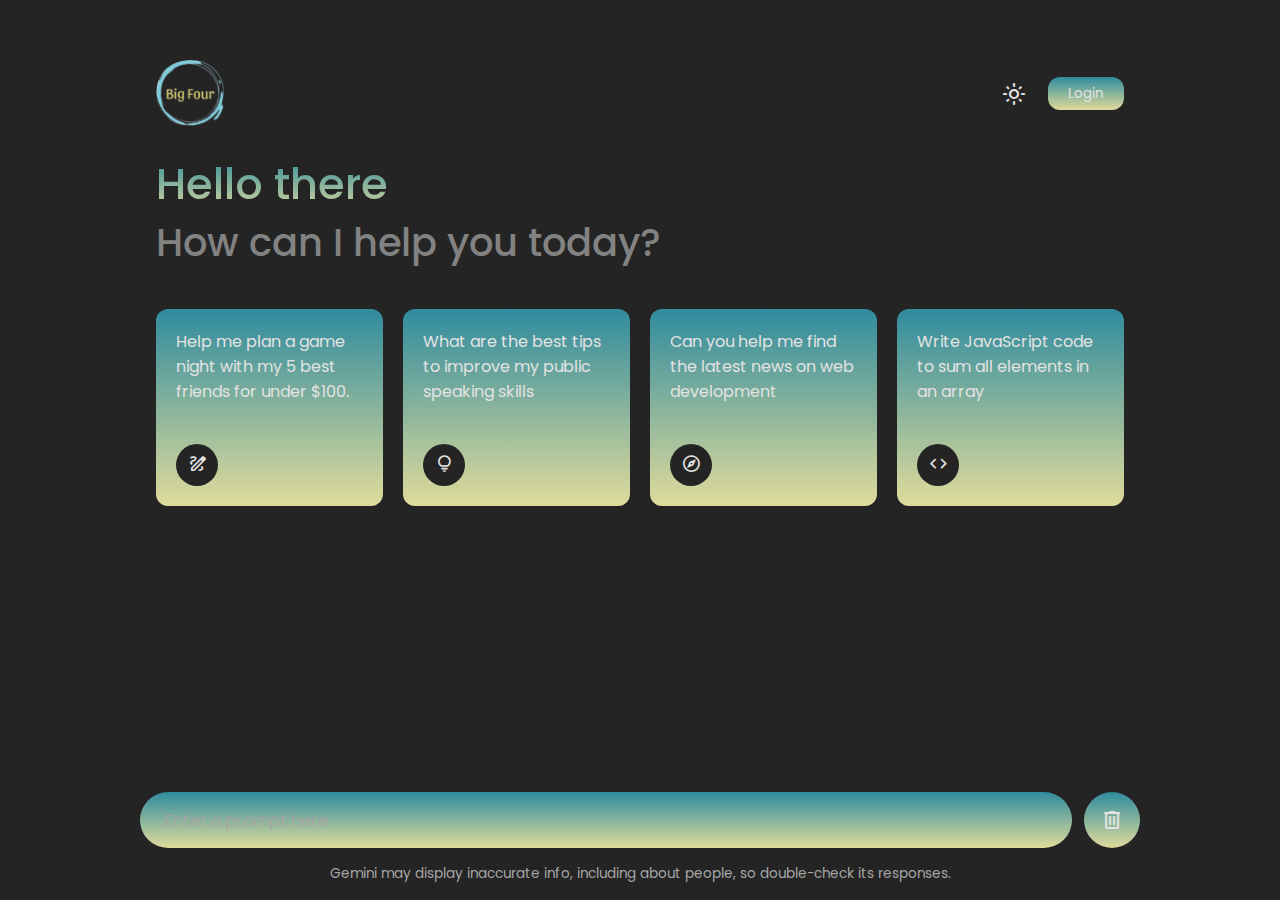
<file: Header/header.html>
<!DOCTYPE html>
<html lang="en">

<head>
    <meta charset="UTF-8">
    <meta name="viewport" content="width=device-width, initial-scale=1.0">
    <link rel="stylesheet"
        href="https://fonts.googleapis.com/css2?family=Material+Symbols+Rounded:opsz,wght,FILL,GRAD@24,400,0,0" />
    <link rel="stylesheet" href="../Header/header.css">
    <title>Document</title>
</head>

<body>
    <header class="header">
        <!-- Header Greetings -->
        <div class="header-title">
            <div class="header-button">
                <img src="../images/BigF 1.png" alt="" class="img-chatbot">
                <div class="header-button-right">
                    <span id="toggle-theme-button" class="icon material-symbols-rounded">light_mode</span>
                    <!-- <div class="div-img">
                        <img src="../images/avatar.png" alt="" class="img-user">
                    </div> -->
                    <div class="login">
                        <button class="btn-login">Login</button>
                    </div>
                </div>
            </div>
            <div class="header-content">
                <h2 class="title">Hello there</h2>
                <h4 class="subtitle">How can I help you today?</h4>
            </div>
        </div>

        <!-- Suggestion List -->
        <ul class="suggestion-list">
            <li class="suggestion">
                <h4 class="text">Help me plan a game night with my 5 best friends for under $100.</h4>
                <span class="icon material-symbols-rounded">draw</span>
            </li>

            <li class="suggestion">
                <h4 class="text">What are the best tips to improve my public speaking skills</h4>
                <span class="icon material-symbols-rounded">lightbulb</span>
            </li>

            <li class="suggestion">
                <h4 class="text">Can you help me find the latest news on web development</h4>
                <span class="icon material-symbols-rounded">explore</span>
            </li>

            <li class="suggestion">
                <h4 class="text">Write JavaScript code to sum all elements in an array</h4>
                <span class="icon material-symbols-rounded">code</span>
            </li>
        </ul>
    </header>

    <!-- Chat List / Container-->
    <div class="chat-list">
    </div>


    <!-- Typing Area -->
    <div class="typing-area">
        <form action="#" class="typing-form">
            <div class="input-wrapper">
                <input type="text" placeholder="Enter a prompt here" class="typing-input" required>
                <button class="icon material-symbols-rounded">send</button>
            </div>
            <div class="action-buttons">
                <span id="delete-chat-button" class="icon material-symbols-rounded">delete</span>
            </div>
        </form>
        <p class="disclaimer-text">
            Gemini may display inaccurate info, including about people, so double-check its responses.
        </p>
    </div>
    <script src="../script.js"></script>
</body>

</html>
</file>
<file: Header/header.css>
@import url('https://fonts.googleapis.com/css2?family=Poppins:wght@400;500;600&display=swap');

* {
    margin: 0;
    padding: 0;
    box-sizing: border-box;
    font-family: "Poppins", sans-serif;
}

:root {
    /* Dark mode colors */
    --text-color: #e3e3e3;
    --subheading-color: #828282;
    --placeholder-color: #a6a6a6;
    --primary-color: #242424;
    --secondary-color: linear-gradient(180deg, #2F8B9E 0%, #E0DB9B 100%);
    --secondary-hover-color: linear-gradient(360deg, #2F8B9E 0%, #E0DB9B 100%);
}

.light_mode {
    /* Light mode colors */
    --text-color: #222;
    --subheading-color: #A0A0A0;
    --placeholder-color: #6c6c6c;
    --primary-color: #fff;
    --secondary-color:linear-gradient(180deg, #82CDDD 0%, #FFF799 100%);
    --secondary-hover-color: linear-gradient(360deg, #82CDDD 0%, #FFF799 100%);
}

body {
    background: var(--primary-color); 
}

.header, .typing-area {
    color: var(--text-color);
}

.header, .chat-list .message, .typing-form {
    max-width: 1000px;
    margin: 0 auto;
}
.header {
    margin-top: 7vh;
    padding: 1rem;
    /* display: none; */
}

body.hide-header .header {
    display: none;
    margin-top: 0;
}

.header :where(.title, .subtitle) {
    font-weight: 500;
    line-height: 3.6rem;
}

/* Header - Viet Duc */
@media only screen and (min-width: 769px) {
    .header-title {
        .header-button {
            margin: -2% 0 3%;
            display: flex;
            justify-content: space-between;
            align-items: center;
            .img-chatbot {
                width: 7%;
                height: auto;
            }
            .header-button-right {
                display: flex;
                align-items: center;
                justify-content: flex-end;
                .icon {
                    padding: 2%;
                    margin-right: 15%;
                    transition: transform 0.5s ease;
                }
                .icon:hover {
                    background: var(--secondary-hover-color);
                    border-radius: 50%;
                    transform: scale(1.2);
                }
                .div-img {
                    width: 10%;
                    line-height: 0px;
                    .img-user {
                        width: 100%;
                        height: auto;
                        border-radius: 50%;
                    }
                }
                .login {
                    width: 100px;
                    .btn-login {
                        padding: 8% 0;
                        color: var(--text-color);
                        width: 100%;
                        height: auto;
                        border: none;
                        border-radius: 0.75rem;
                        background: var(--secondary-color);
                        transition: 0.5s ease;
                    }
                    .btn-login:hover {
                        background: var(--secondary-hover-color);
                        box-shadow: 0 5px 10px var(--placeholder-color);
                    }
                }
            }
        }
        .header-content {
            margin-bottom: -5%;
            .title {
                font-size: 2.7rem;
                width: fit-content;
                background-clip: text;
                background: var(--secondary-color);
                -webkit-background-clip: text;
                -webkit-text-fill-color: transparent;
            }
            .subtitle {
                font-size: 2.4rem;
                color: var(--subheading-color);
            }
        }
    }
}

.suggestion-list {
    margin-top: 9.5vh;
    list-style: none;
    display: flex;
    gap: 1.25rem;
    overflow-x: auto;
    scrollbar-width: none;
}

.suggestion-list .suggestion {
    padding: 1.25rem;
    cursor: pointer;
    width: 227px;
    flex-shrink: 0;
    display: flex;
    flex-direction: column;
    justify-content: space-between;
    border-radius: 0.75rem;
    background: var(--secondary-color);
}

.suggestion-list .suggestion:hover {
    background: var(--secondary-hover-color);
}

.suggestion-list .suggestion .text {
    font-weight: 400;
}

.suggestion-list .suggestion .icon {
    height: 42px;
    width: 42px;
    font-size: 1.3rem;
    margin-top: 2.5rem;
    display: flex;
    align-items: center;
    justify-content: center;
    border-radius: 50%;
    background: var(--primary-color);
}

/* ----------------------------Chat List-------------------------- */

.chat-list {
    padding: 2rem 1rem 12rem;
    max-height: 100vh;
    overflow-y: auto;
    scrollbar-color: #999 transparent;
}
.chat-list .message.incoming {
    margin-top: 1.5rem;
}
.chat-list .message .message-content {
    display: flex;
    gap: 1.5rem;
    width: 100%;
    align-items: center;
}

.chat-list .message .avatar {
    width: 40px;
    height: 40px;
    object-fit: cover;
    border-radius: 50%;
    align-self: flex-start;
}

.chat-list .message.loading .avatar {
    animation: rotate 3s linear infinite;
}

@keyframes rotate {
    100% {
        transform: rotate(360deg);
    }
}

.chat-list .message .text {
    color: var(--text-color);
}

.chat-list .message .text.error {
    color: #e55865;
}

.chat-list .message.loading .text {
    display: none;
}


.chat-list .message .icon {
    height: 35px;
    width: 35px;
    display: flex;
    align-items: center;
    cursor: pointer;
    justify-content: center;
    margin-left: 3.5rem;
    font-size: 1.25rem;
    border-radius: 50%;
    background: var(--secondary-color);
    color: var(--text-color);
    visibility: hidden;
}

.chat-list .message:not(.loading):hover .icon:not(.hide) {
    visibility: visible;
}

.chat-list .message .icon:hover{
    background: var(--secondary-color);
}

.chat-list .loading-indicator {
    display: none;
    width: 100%;
    gap: 0.8rem;
    flex-direction: column;
}

/* Only show the loading bars if the message element contains loading class */
.chat-list .message.loading .loading-indicator {
    display: flex;
}

.chat-list .loading-indicator .loading-bar {
    height: 11px;
    width: 100%;
    border-radius: 0.14rem;
    background: linear-gradient(to right, #4285f4, var(--primary-color), #4285f4);
    animation: animate 3s linear infinite;
}

.chat-list .loading-indicator .loading-bar:last-child {
    width: 70%;
}

@keyframes animate {
    0% {
        background-position: -800px 0;
    }
    100% {
        background-position: 800px 0;
        
    }
}

/* ----------------------------Typing area-------------------------- */

.typing-area {
    position: fixed;
    width: 100%;
    bottom: 0;
    padding: 1rem;
    background: var(--primary-color);
}

.typing-area :where(.typing-form,  .action-buttons) {
    display: flex;
    gap: 0.75rem;
}

.typing-area .input-wrapper {
    height: 56px;
    width: 100%;
    display: flex;
    position: relative;
}

.typing-area .typing-input {
    width: 100%;
    height: 100%;
    border: none;
    outline: none;
    font-size: 1rem;
    color: var(--text-color);
    border-radius: 6.2rem;
    padding: 1.1rem 4rem 1.1rem 1.5rem;
    background: var(--secondary-color);
}

.typing-area .typing-input:focus {
    background: var(--secondary-hover-color);
}

.typing-area .typing-input::placeholder {
    color: var(--placeholder-color);
}

.typing-area .icon {
    height: 56px;
    width: 56px;
    cursor: pointer;
    display: flex;
    align-items: center;
    justify-content: center;
    border-radius: 50%;
    background: var(--secondary-color);
}

.typing-area .icon:hover {
    background: var(--secondary-hover-color) !important;
}

.typing-area .input-wrapper .icon {
    position: absolute;
    right: 0;
    outline: none;
    border: none;
    background: none;
    color: var(--text-color);
    transform: scale(0);
    transition: transform 0.2s ease;
}

.typing-area .input-wrapper .typing-input:valid ~ .icon {
    transform: scale(1);
}

.typing-area .disclaimer-text {
    font-size: 0.85rem;
    margin-top: 1rem;
    text-align: center;
    color: var(--placeholder-color)
}

/* Responsive media query code for small screen */
@media (max-width: 768px) {
    .header :is(.title, .subtitle) {
        font-size: 2rem;
        line-height: 2.6rem;
    }

    /* Header Reponsive - Viet Duc */
    .header-title {
        .header-button {
            display: flex;
            justify-content: space-between;
            align-items: center;
            .img-chatbot {
                width: 15%;
                height: auto;
            }
            .header-button-right {
                display: flex;
                align-items: center;
                justify-content: flex-end;
                .icon {
                    padding: 1%;
                    margin-right: 15%;
                    transition: transform 0.5s ease;
                }
                .icon:hover {
                    background: var(--secondary-hover-color);
                    border-radius: 50%;
                    transform: scale(1.2);
                }
                .div-img {
                    width: 10%;
                    line-height: 0px;
                    .img-user {
                        width: 100%;
                        height: auto;
                        border-radius: 50%;
                    }
                }
                .login {
                    width: 75px;
                    .btn-login {
                        padding: 5% 0;
                        color: var(--text-color);
                        width: 100%;
                        height: auto;
                        border: none;
                        border-radius: 0.75rem;
                        background: var(--secondary-color);
                        transition: 0.5s ease;
                    }
                    .btn-login:hover {
                        background: var(--secondary-hover-color);
                        box-shadow: 0 5px 10px var(--placeholder-color);
                    }
                }
            }
        }
        .header-content {
            margin: 6% 0 -6%;
            .title {
                font-size: 2rem;
                width: fit-content;
                background-clip: text;
                background: var(--secondary-color);
                -webkit-background-clip: text;
                -webkit-text-fill-color: transparent;
            }
            .subtitle {
                font-size: 1.8rem;
                color: var(--subheading-color);
            }
        }
    }

    .chat-list .message .avatar {
        width: 37px;
        height: 37px;
    }

    .typing-area :where(.typing-form,  .action-buttons) {
        gap: 0.4rem;
    }

    .typing-form .input-wrapper {
        height: 50px;
    }

    .typing-form .typing-input {
        padding: 1.1rem 3.5rem 1.1rem 1.2rem;
    }
    
    .typing-area .icon {
        height: 50px;
        width: 50px;
    }

    .typing-area .disclaimer-text {
        font-size: 0.75rem;
        margin-top: 0.5rem;
    }
}
</file>
